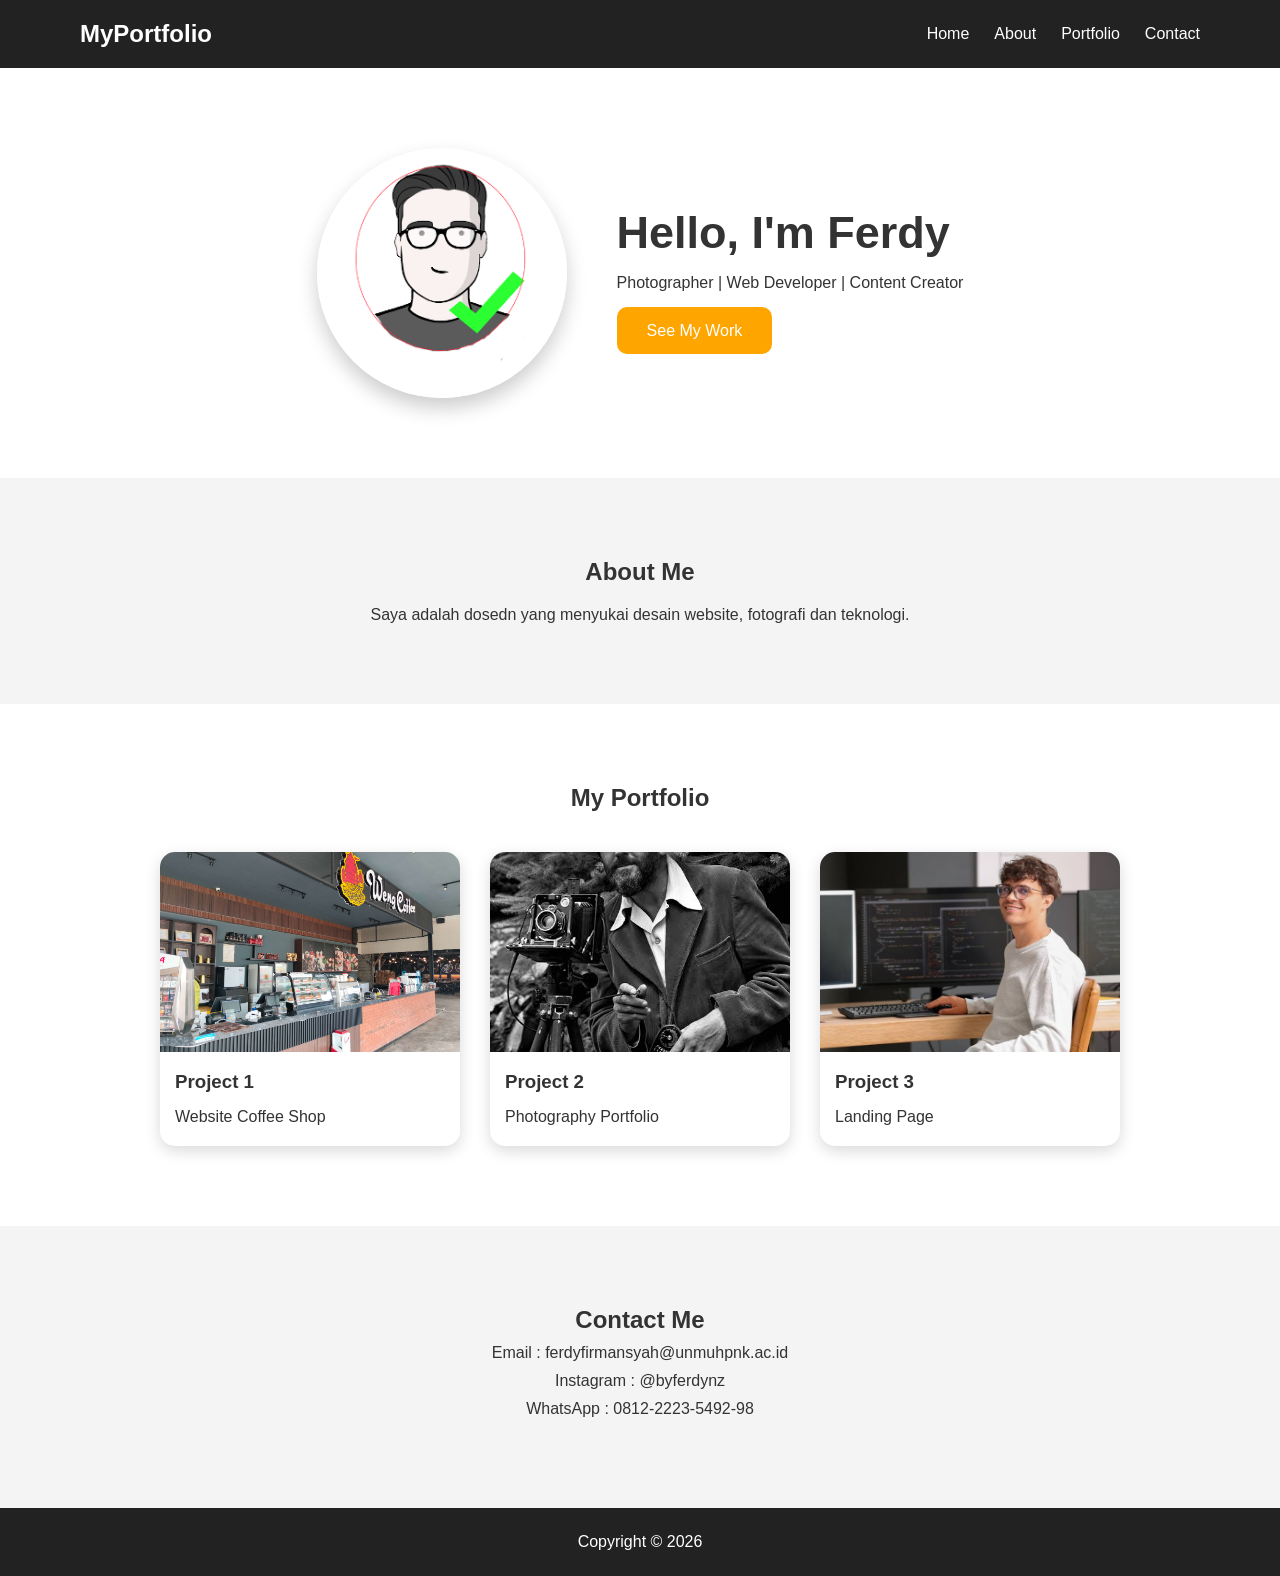
<file: index.html>
<!DOCTYPE html>
<html lang="en">
<head>

	<meta charset="UTF-8">
	<meta name="viewport" content="width=device-width, initial-scale=1.0">

	<title>My Portfolio</title>

	<link rel="stylesheet" href="style.css">

</head>

<body>

	<header>

		<nav>

			<h2>MyPortfolio</h2>

		<ul>

		<li><a href="#">Home</a></li>
		<li><a href="#">About</a></li>
		<li><a href="#">Portfolio</a></li>
		<li><a href="#">Contact</a></li>

		</ul>

		</nav>

		<div class="hero">

			<img src="images/images.png">

			<div>

				<h1>Hello, I'm Ferdy</h1>

				<p>
				Photographer | Web Developer | Content Creator
				</p>


			<a href="#portfolio" class="btn">See My Work</a>

			</div>

		</div>

	</header>


<section class="about">

	<h2>About Me</h2>

	<p>

	Saya adalah dosedn yang menyukai desain website,
	fotografi dan teknologi.

	</p>

</section>


<section id="portfolio" class="portfolio">

	<h2>My Portfolio</h2>

	<div class="cards">

		<div class="card">

		<img src="images/project1.jpg">

	<h3>Project 1</h3>

	<p>Website Coffee Shop</p>

	</div>

<div class="card">

<img src="images/project2.jpg">

<h3>Project 2</h3>

<p>Photography Portfolio</p>

</div>

<div class="card">

<img src="images/project3.jpg">

<h3>Project 3</h3>

<p>Landing Page</p>

</div>

</div>

</section>


<section class="contact">

<h2>Contact Me</h2>

<p>Email : ferdyfirmansyah@unmuhpnk.ac.id</p>

<p>Instagram : @byferdynz</p>

<p>WhatsApp : 0812-2223-5492-98</p>

</section>


<footer>

<p>
Copyright © 2026
</p>

</footer>

</body>
</html>
</file>
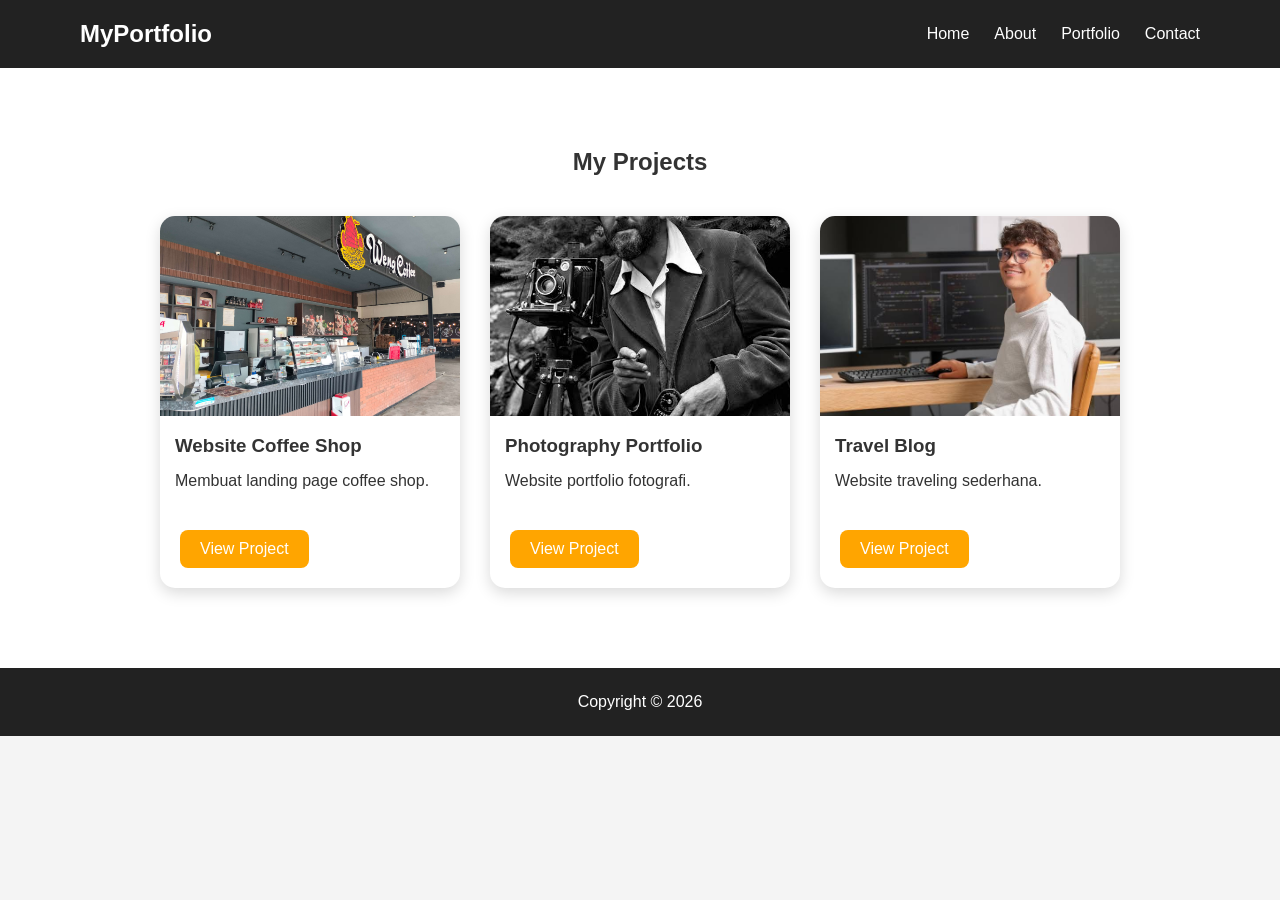
<file: portfolio.html>
<!DOCTYPE html>
<html>

<head>

<meta charset="UTF-8">

<title>Portfolio</title>

<link rel="stylesheet" href="style.css">

</head>

<body>

<nav>

<h2>MyPortfolio</h2>

<ul>

<li><a href="index.html">Home</a></li>
<li><a href="about.html">About</a></li>
<li><a href="portfolio.html">Portfolio</a></li>
<li><a href="contact.html">Contact</a></li>

</ul>

</nav>

<section class="portfolio">

<h2>My Projects</h2>

<div class="cards">

<div class="card">

<img src="images/project1.jpg">

<h3>Website Coffee Shop</h3>

<p>Membuat landing page coffee shop.</p>

<a href="project1.html" class="project-btn">
View Project
</a>

</div>

<div class="card">

<img src="images/project2.jpg">

<h3>Photography Portfolio</h3>

<p>Website portfolio fotografi.</p>

<a href="project2.html" class="project-btn">
View Project
</a>

</div>

<div class="card">

<img src="images/project3.jpg">

<h3>Travel Blog</h3>

<p>Website traveling sederhana.</p>

<a href="project3.html" class="project-btn">
View Project
</a>

</div>

</div>

</section>

<footer>

Copyright © 2026

</footer>

</body>

</html>
</file>
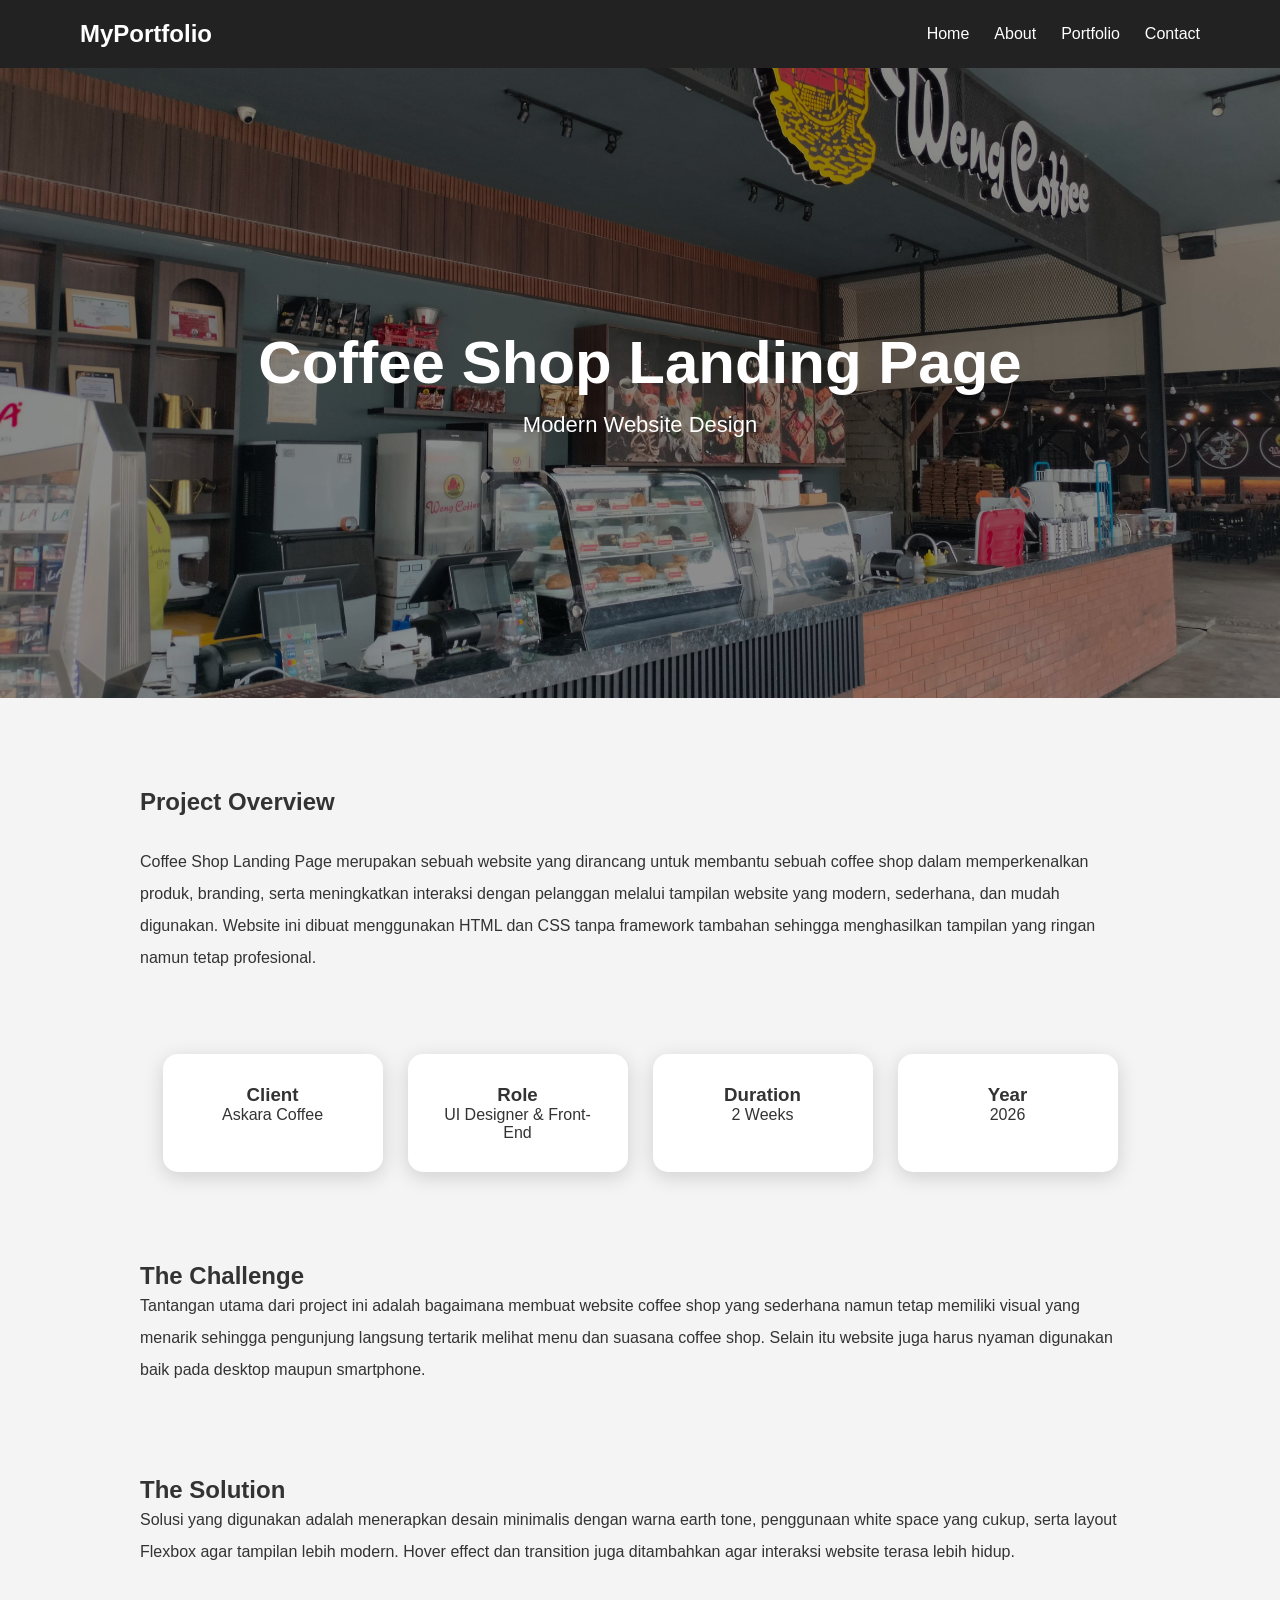
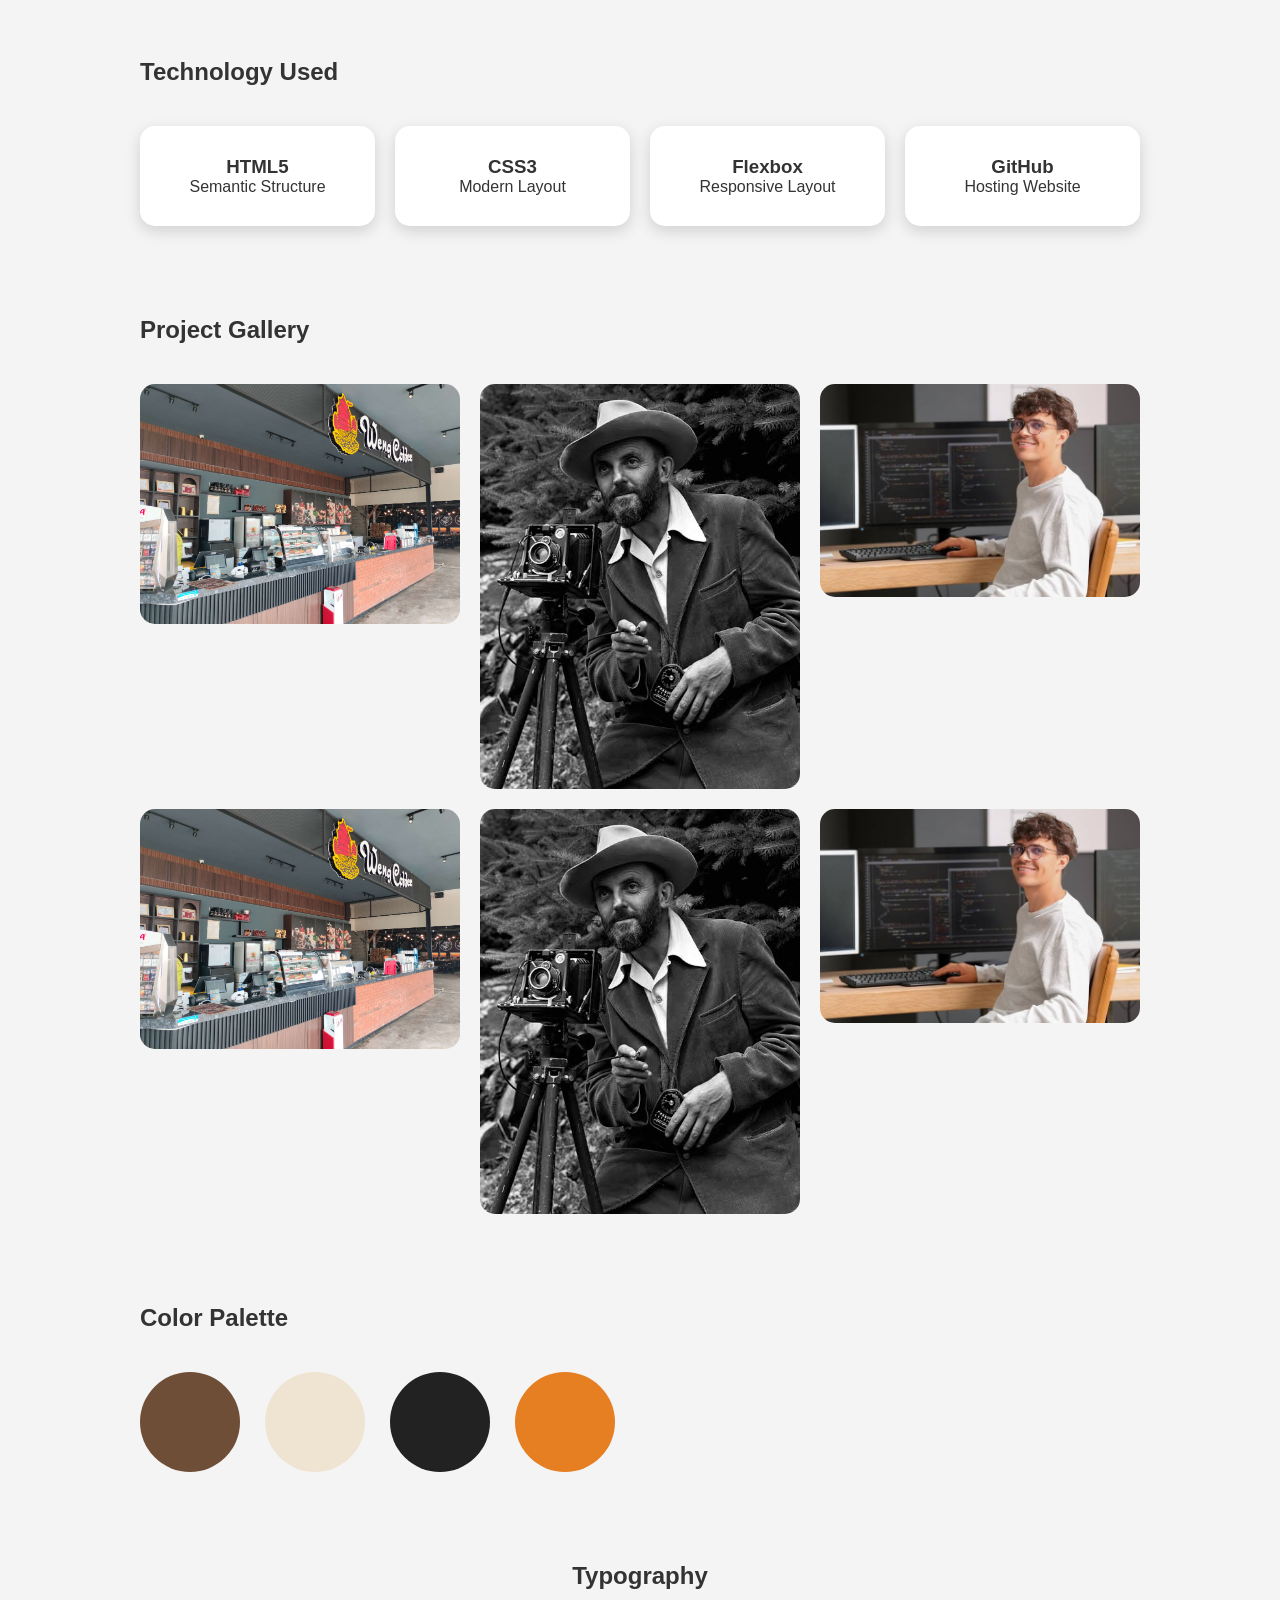
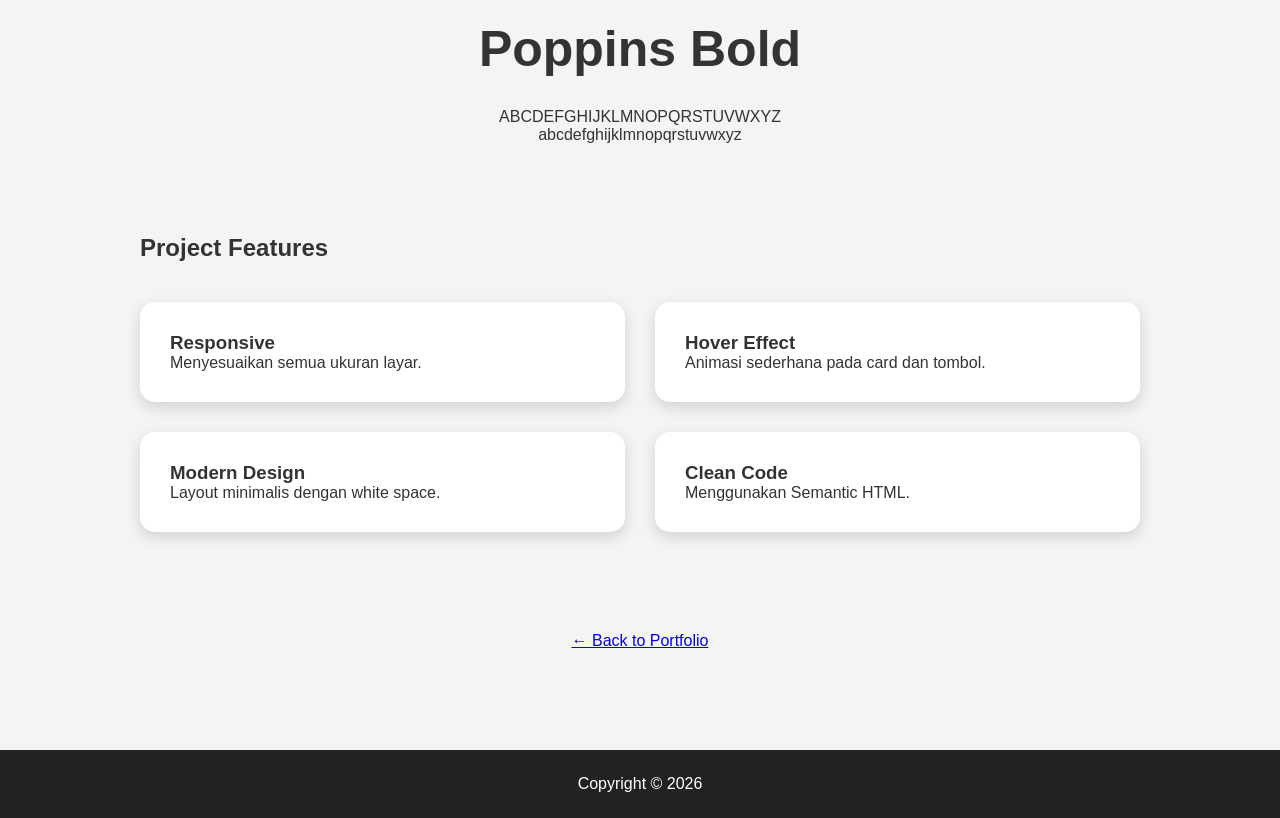
<file: project1.html>
<!DOCTYPE html>
<html lang="en">

<head>

<meta charset="UTF-8">
<meta name="viewport" content="width=device-width, initial-scale=1.0">

<title>Coffee Shop Landing Page</title>

<link rel="stylesheet" href="style.css">

</head>

<body>

<nav>

<h2>MyPortfolio</h2>

<ul>

<li><a href="index.html">Home</a></li>
<li><a href="about.html">About</a></li>
<li><a href="portfolio.html">Portfolio</a></li>
<li><a href="contact.html">Contact</a></li>

</ul>

</nav>


<section class="project-hero">

<img src="images/project1.jpg">

<div class="overlay">

<h1>Coffee Shop Landing Page</h1>

<p>
Modern Website Design
</p>

</div>

</section>



<section class="project-content">

<h2>Project Overview</h2>

<p>

Coffee Shop Landing Page merupakan sebuah website yang dirancang
untuk membantu sebuah coffee shop dalam memperkenalkan produk,
branding, serta meningkatkan interaksi dengan pelanggan melalui
tampilan website yang modern, sederhana, dan mudah digunakan.

Website ini dibuat menggunakan HTML dan CSS tanpa framework
tambahan sehingga menghasilkan tampilan yang ringan namun tetap
profesional.

</p>

</section>




<section class="info">

<div class="info-box">

<h3>Client</h3>

<p>Askara Coffee</p>

</div>

<div class="info-box">

<h3>Role</h3>

<p>UI Designer & Front-End</p>

</div>

<div class="info-box">

<h3>Duration</h3>

<p>2 Weeks</p>

</div>

<div class="info-box">

<h3>Year</h3>

<p>2026</p>

</div>

</section>




<section class="challenge">

<h2>The Challenge</h2>

<p>

Tantangan utama dari project ini adalah bagaimana membuat
website coffee shop yang sederhana namun tetap memiliki
visual yang menarik sehingga pengunjung langsung tertarik
melihat menu dan suasana coffee shop.

Selain itu website juga harus nyaman digunakan baik pada
desktop maupun smartphone.

</p>

</section>




<section class="solution">

<h2>The Solution</h2>

<p>

Solusi yang digunakan adalah menerapkan desain minimalis
dengan warna earth tone, penggunaan white space yang cukup,
serta layout Flexbox agar tampilan lebih modern.

Hover effect dan transition juga ditambahkan agar interaksi
website terasa lebih hidup.

</p>

</section>





<section class="technology">

<h2>Technology Used</h2>

<div class="tech">

<div class="tech-card">

<h3>HTML5</h3>

<p>Semantic Structure</p>

</div>

<div class="tech-card">

<h3>CSS3</h3>

<p>Modern Layout</p>

</div>

<div class="tech-card">

<h3>Flexbox</h3>

<p>Responsive Layout</p>

</div>

<div class="tech-card">

<h3>GitHub</h3>

<p>Hosting Website</p>

</div>

</div>

</section>




<section class="gallery">

<h2>Project Gallery</h2>

<div class="gallery-grid">

<img src="images/project1.jpg">

<img src="images/project2.jpg">

<img src="images/project3.jpg">

<img src="images/project1.jpg">

<img src="images/project2.jpg">

<img src="images/project3.jpg">

</div>

</section>




<section class="palette">

<h2>Color Palette</h2>

<div class="colors">

<div class="color brown"></div>

<div class="color cream"></div>

<div class="color black"></div>

<div class="color orange"></div>

</div>

</section>




<section class="typography">

<h2>Typography</h2>

<h1>Poppins Bold</h1>

<p>

ABCDEFGHIJKLMNOPQRSTUVWXYZ

</p>

<p>

abcdefghijklmnopqrstuvwxyz

</p>

</section>




<section class="features">

<h2>Project Features</h2>

<div class="feature-grid">

<div>

<h3>Responsive</h3>

<p>

Menyesuaikan semua ukuran layar.

</p>

</div>

<div>

<h3>Hover Effect</h3>

<p>

Animasi sederhana pada card dan tombol.

</p>

</div>

<div>

<h3>Modern Design</h3>

<p>

Layout minimalis dengan white space.

</p>

</div>

<div>

<h3>Clean Code</h3>

<p>

Menggunakan Semantic HTML.

</p>

</div>

</div>

</section>




<section class="back">

<a href="portfolio.html" class="btn">

← Back to Portfolio

</a>

</section>




<footer>

<p>

Copyright © 2026

</p>

</footer>


</body>

</html>
</file>
<file: style.css>
html{
    scroll-behavior: smooth;
}

#portfolio{
    scroll-margin-top:80px;
}

*{
margin:0;
padding:0;
box-sizing:border-box;
font-family:Arial, Helvetica, sans-serif;
}

body{

background:#f4f4f4;
color:#333;

}

nav{

display:flex;
justify-content:space-between;
align-items:center;

padding:20px 80px;

background:#222;

}

nav h2{

color:white;

}

nav ul{

display:flex;
list-style:none;

}

nav li{

margin-left:25px;

}

nav a{

text-decoration:none;
color:white;
transition:0.3s;

}

nav a:hover{

color:orange;

}

.hero{

display:flex;
justify-content:center;
align-items:center;

padding:80px;

gap:50px;

background:white;

}

.hero img{

width:250px;
height:250px;

border-radius:50%;

object-fit:cover;

box-shadow:0 10px 20px rgba(0,0,0,.2);

}

.hero h1{

font-size:45px;

margin-bottom:15px;

}

.hero p{

margin-bottom:30px;

}

.hero a{

padding:15px 30px;

background:orange;

color:white;

text-decoration:none;

border-radius:10px;

transition:.3s;

}

.hero a:hover{

background:#222;

}

.about{

padding:80px;

text-align:center;

}

.about h2{

margin-bottom:20px;

}

.portfolio{

padding:80px;

background:white;

}

.portfolio h2{

text-align:center;

margin-bottom:40px;

}

.cards{

display:flex;

justify-content:center;

gap:30px;

flex-wrap:wrap;

}

.card{

width:300px;

background:#fff;

border-radius:15px;

overflow:hidden;

box-shadow:0 5px 15px rgba(0,0,0,.15);

transition:.4s;

cursor:pointer;

}

.card:hover{

transform:translateY(-10px);

}

.card img{

width:100%;

height:200px;

object-fit:cover;

}

.card h3{

padding:15px;

}

.card p{

padding:0 15px 20px;

}

.contact{

padding:80px;

text-align:center;

}

.contact p{

margin:10px;

}

footer{

padding:25px;

background:#222;

color:white;

text-align:center;

}

@media(max-width:768px){

.hero{

flex-direction:column;

text-align:center;

}

nav{

flex-direction:column;

}

nav ul{

margin-top:20px;

}

}

.project-btn{

display:inline-block;

margin:20px;

padding:10px 20px;

background:orange;

color:white;

text-decoration:none;

border-radius:8px;

transition:.3s;

}

.project-btn:hover{

background:#222;

}




/* =========================
PROJECT HERO
========================= */

.project-hero{

height:70vh;
position:relative;
overflow:hidden;

}

.project-hero img{

width:100%;
height:100%;
object-fit:cover;

}

.overlay{

position:absolute;
top:0;
left:0;

width:100%;
height:100%;

background:rgba(0,0,0,.45);

display:flex;
flex-direction:column;
justify-content:center;
align-items:center;

color:white;

}

.overlay h1{

font-size:60px;
margin-bottom:15px;

}

.overlay p{

font-size:22px;

}


/* ========================= */

.project-content{

width:1000px;
max-width:90%;

margin:80px auto;

line-height:2;

}

.project-content h2{

margin-bottom:20px;

}


/* ========================= */

.info{

display:flex;
justify-content:center;
gap:25px;
flex-wrap:wrap;

margin:80px;

}

.info-box{

width:220px;

background:white;

padding:30px;

text-align:center;

border-radius:15px;

box-shadow:0 5px 20px rgba(0,0,0,.15);

transition:.3s;

}

.info-box:hover{

transform:translateY(-8px);

}


/* ========================= */

.challenge,
.solution,
.technology,
.gallery,
.palette,
.typography,
.features{

width:1000px;
max-width:90%;

margin:90px auto;

}

.challenge p,
.solution p{

line-height:2;

}


/* ========================= */

.tech{

display:flex;
gap:20px;
flex-wrap:wrap;

margin-top:40px;

}

.tech-card{

flex:1;
min-width:200px;

background:white;

padding:30px;

border-radius:15px;

box-shadow:0 5px 15px rgba(0,0,0,.15);

transition:.3s;

text-align:center;

}

.tech-card:hover{

transform:translateY(-8px);

}


/* ========================= */

.gallery-grid{

display:grid;

grid-template-columns:repeat(3,1fr);

gap:20px;

margin-top:40px;

}

.gallery-grid img{

width:100%;

border-radius:15px;

transition:.4s;

cursor:pointer;

}

.gallery-grid img:hover{

transform:scale(1.05);

}


/* ========================= */

.colors{

display:flex;

gap:25px;

margin-top:40px;

}

.color{

width:100px;

height:100px;

border-radius:50%;

}

.brown{

background:#6F4E37;

}

.cream{

background:#EFE4D2;

}

.black{

background:#222;

}

.orange{

background:#E67E22;

}


/* ========================= */

.typography{

text-align:center;

}

.typography h1{

font-size:50px;

margin:30px;

}


/* ========================= */

.feature-grid{

display:grid;

grid-template-columns:repeat(2,1fr);

gap:30px;

margin-top:40px;

}

.feature-grid div{

padding:30px;

background:white;

border-radius:15px;

box-shadow:0 5px 15px rgba(0,0,0,.15);

transition:.3s;

}

.feature-grid div:hover{

transform:translateY(-8px);

}


/* ========================= */

.back{

text-align:center;

margin:100px;

}


/* ========================= */

@media(max-width:768px){

.overlay h1{

font-size:38px;

text-align:center;

}

.gallery-grid{

grid-template-columns:1fr;

}

.feature-grid{

grid-template-columns:1fr;

}

.colors{

justify-content:center;

flex-wrap:wrap;

}

}
</file>
